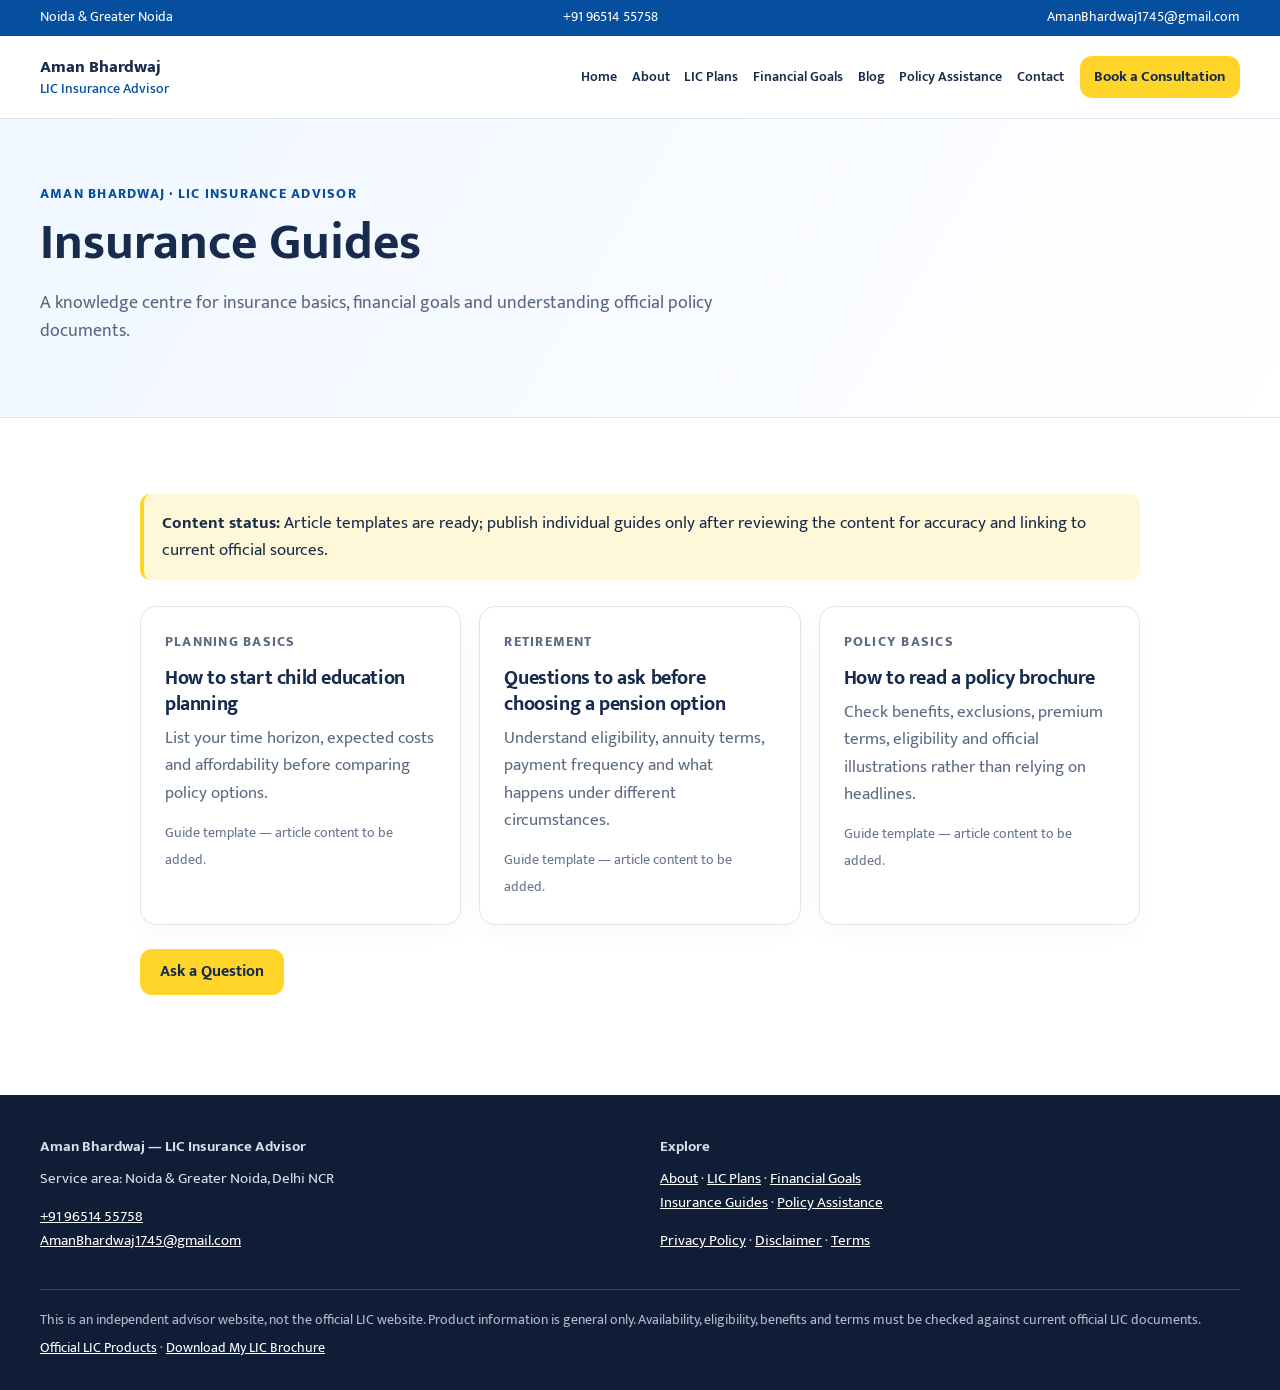
<file: blog.html>
<!doctype html><html lang="en"><head><meta charset="utf-8"><meta name="viewport" content="width=device-width,initial-scale=1"><meta name="description" content="A knowledge centre for insurance basics, financial goals and understanding official policy documents."><title>Insurance Guides | Aman Bhardwaj</title><link rel="preconnect" href="https://fonts.googleapis.com"><link href="https://fonts.googleapis.com/css2?family=Mukta:wght@400;500;600;700;800&display=swap" rel="stylesheet"><link rel="stylesheet" href="style.css"></head><body data-page="blog"><div class="topbar"><div class="wrap topinner"><span>Noida &amp; Greater Noida</span><span><a href="tel:+919651455758">+91 96514 55758</a></span><span><a href="mailto:AmanBhardwaj1745@gmail.com">AmanBhardwaj1745@gmail.com</a></span></div></div><header><div class="wrap nav"><a class="brand" href="index.html">Aman Bhardwaj <span>LIC Insurance Advisor</span></a><nav aria-label="Main navigation"><a href="index.html">Home</a><a href="about.html">About</a><a href="plans.html">LIC Plans</a><a href="financial-goals.html">Financial Goals</a><a href="blog.html">Blog</a><a href="policy-assistance.html">Policy Assistance</a><a href="contact.html">Contact</a></nav><a class="btn y navcta" href="#" data-consult>Book a Consultation</a><button class="menu-toggle" type="button" aria-label="Open navigation" aria-expanded="false">☰</button></div></header><main><section class="page-hero"><div class="wrap"><p class="eyebrow">AMAN BHARDWAJ · LIC INSURANCE ADVISOR</p><h1>Insurance Guides</h1><p>A knowledge centre for insurance basics, financial goals and understanding official policy documents.</p></div></section><section class="section"><div class="wrap page-content"><div class="notice"><strong>Content status:</strong> Article templates are ready; publish individual guides only after reviewing the content for accuracy and linking to current official sources.</div><div class="grid"><article class="card"><p class="eyebrow">PLANNING BASICS</p><h2>How to start child education planning</h2><p>List your time horizon, expected costs and affordability before comparing policy options.</p><span class="note">Guide template — article content to be added.</span></article><article class="card"><p class="eyebrow">RETIREMENT</p><h2>Questions to ask before choosing a pension option</h2><p>Understand eligibility, annuity terms, payment frequency and what happens under different circumstances.</p><span class="note">Guide template — article content to be added.</span></article><article class="card"><p class="eyebrow">POLICY BASICS</p><h2>How to read a policy brochure</h2><p>Check benefits, exclusions, premium terms, eligibility and official illustrations rather than relying on headlines.</p><span class="note">Guide template — article content to be added.</span></article></div><p class="cta"><a class="btn y" href="#" data-consult>Ask a Question</a></p></div></section></main><footer><div class="wrap footergrid"><div><strong>Aman Bhardwaj — LIC Insurance Advisor</strong><p>Service area: Noida &amp; Greater Noida, Delhi NCR</p><p><a href="tel:+919651455758">+91 96514 55758</a><br><a href="mailto:AmanBhardwaj1745@gmail.com">AmanBhardwaj1745@gmail.com</a></p></div><div><strong>Explore</strong><p><a href="about.html">About</a> · <a href="plans.html">LIC Plans</a> · <a href="financial-goals.html">Financial Goals</a><br><a href="blog.html">Insurance Guides</a> · <a href="policy-assistance.html">Policy Assistance</a></p><p><a href="legal.html#privacy">Privacy Policy</a> · <a href="legal.html#disclaimer">Disclaimer</a> · <a href="legal.html#terms">Terms</a></p></div></div><div class="wrap fineprint"><p>This is an independent advisor website, not the official LIC website. Product information is general only. Availability, eligibility, benefits and terms must be checked against current official LIC documents.</p><p><a href="https://www.licindia.in/en/web/guest/products" target="_blank" rel="noopener">Official LIC Products</a> · <a href="#" data-brochure>Download My LIC Brochure</a></p></div></footer><script src="script.js"></script></body></html>
</file>
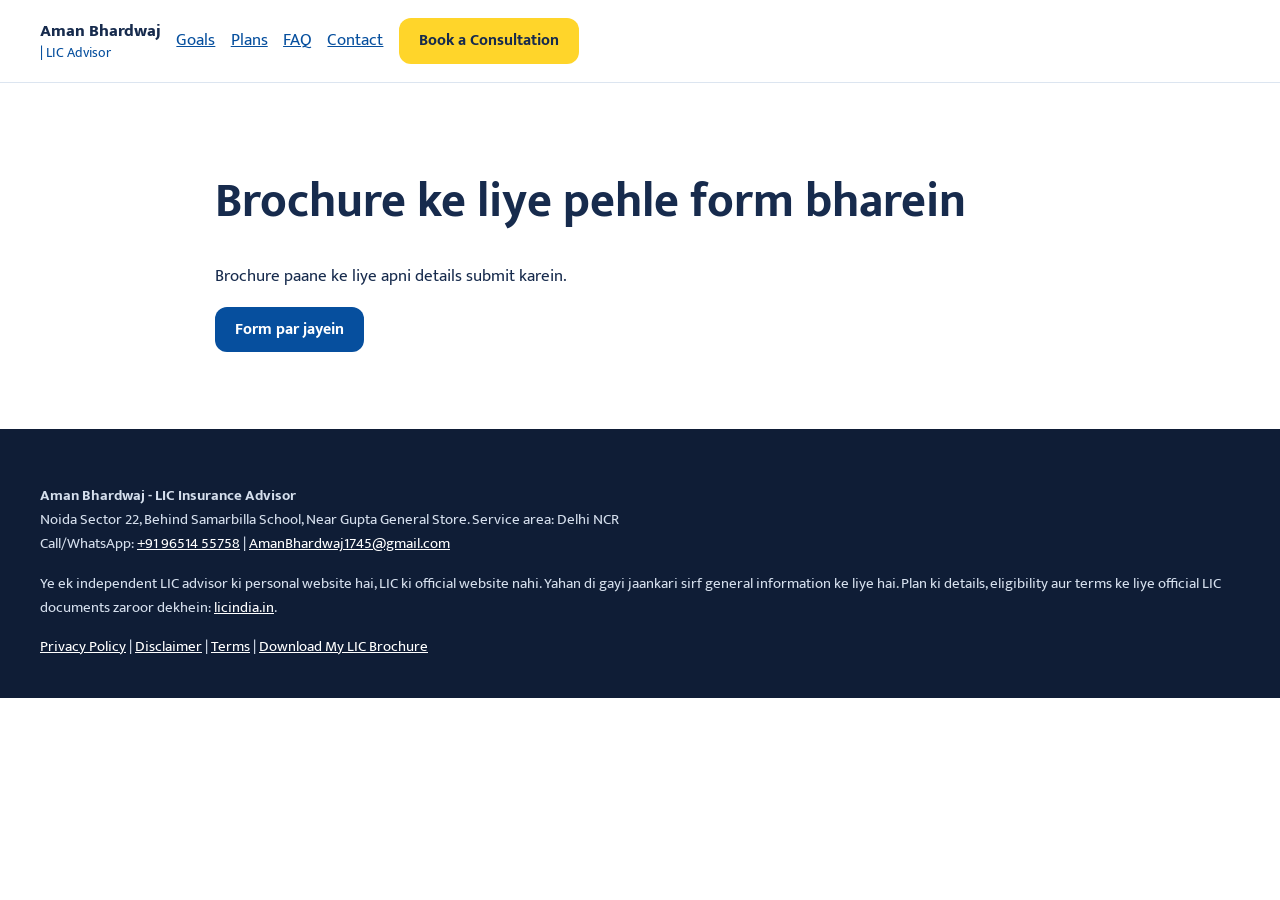
<file: brochure-download.html>
<!doctype html><html lang="en"><head><meta charset="utf-8"><meta name="viewport" content="width=device-width,initial-scale=1"><link rel="preconnect" href="https://fonts.googleapis.com"><link href="https://fonts.googleapis.com/css2?family=Mukta:wght@400;700&display=swap" rel="stylesheet"><link rel="stylesheet" href="style.css"><title>Your brochure | Aman Bhardwaj LIC Advisor</title><meta name="robots" content="noindex"></head><body data-page="brochure"><header><div class="wrap nav"><a class="brand" href="index.html">Aman Bhardwaj <span style="font-weight:400">| LIC Advisor</span></a><a class="l" href="index.html#goals">Goals</a><a class="l" href="index.html#plans-s">Plans</a><a class="l" href="index.html#faq">FAQ</a><a class="l" href="index.html#contact">Contact</a><a class="btn y" href="#" data-consult>Book a Consultation</a></div></header><main class="wrap page"><div id="bd" hidden><div class="ok"><h1>Thank you! Aapka brochure ready hai.</h1><p><strong>Aman Bhardwaj - LIC Brochure</strong></p><p class="cta" style="margin:0"><a class="btn dl" href="#" download>Download Brochure PDF</a><a class="btn y dl" href="#" target="_blank" rel="noopener">Browser mein kholein</a></p></div><p class="note">Brochure sirf general jaankari ke liye hai. Plan details ke liye official LIC documents dekhein.</p><p><a href="index.html">Homepage par wapas</a></p></div><div id="nb"><h1>Brochure ke liye pehle form bharein</h1><p>Brochure paane ke liye apni details submit karein.</p><p><a class="btn" href="index.html#brochure">Form par jayein</a></p></div></main><footer><div class="wrap"><p><strong>Aman Bhardwaj - LIC Insurance Advisor</strong><br>Noida Sector 22, Behind Samarbilla School, Near Gupta General Store. Service area: Delhi NCR<br>Call/WhatsApp: <a href="tel:+919651455758">+91 96514 55758</a> | <a href="mailto:AmanBhardwaj1745@gmail.com">AmanBhardwaj1745@gmail.com</a></p><p>Ye ek independent LIC advisor ki personal website hai, LIC ki official website nahi. Yahan di gayi jaankari sirf general information ke liye hai. Plan ki details, eligibility aur terms ke liye official LIC documents zaroor dekhein: <a href="https://www.licindia.in/en/web/guest/products" target="_blank" rel="noopener">licindia.in</a>.</p><p><a href="legal.html#privacy">Privacy Policy</a> | <a href="legal.html#disclaimer">Disclaimer</a> | <a href="legal.html#terms">Terms</a> | <a href="#" data-brochure>Download My LIC Brochure</a></p></div></footer><script src="script.js"></script></body></html>
</file>
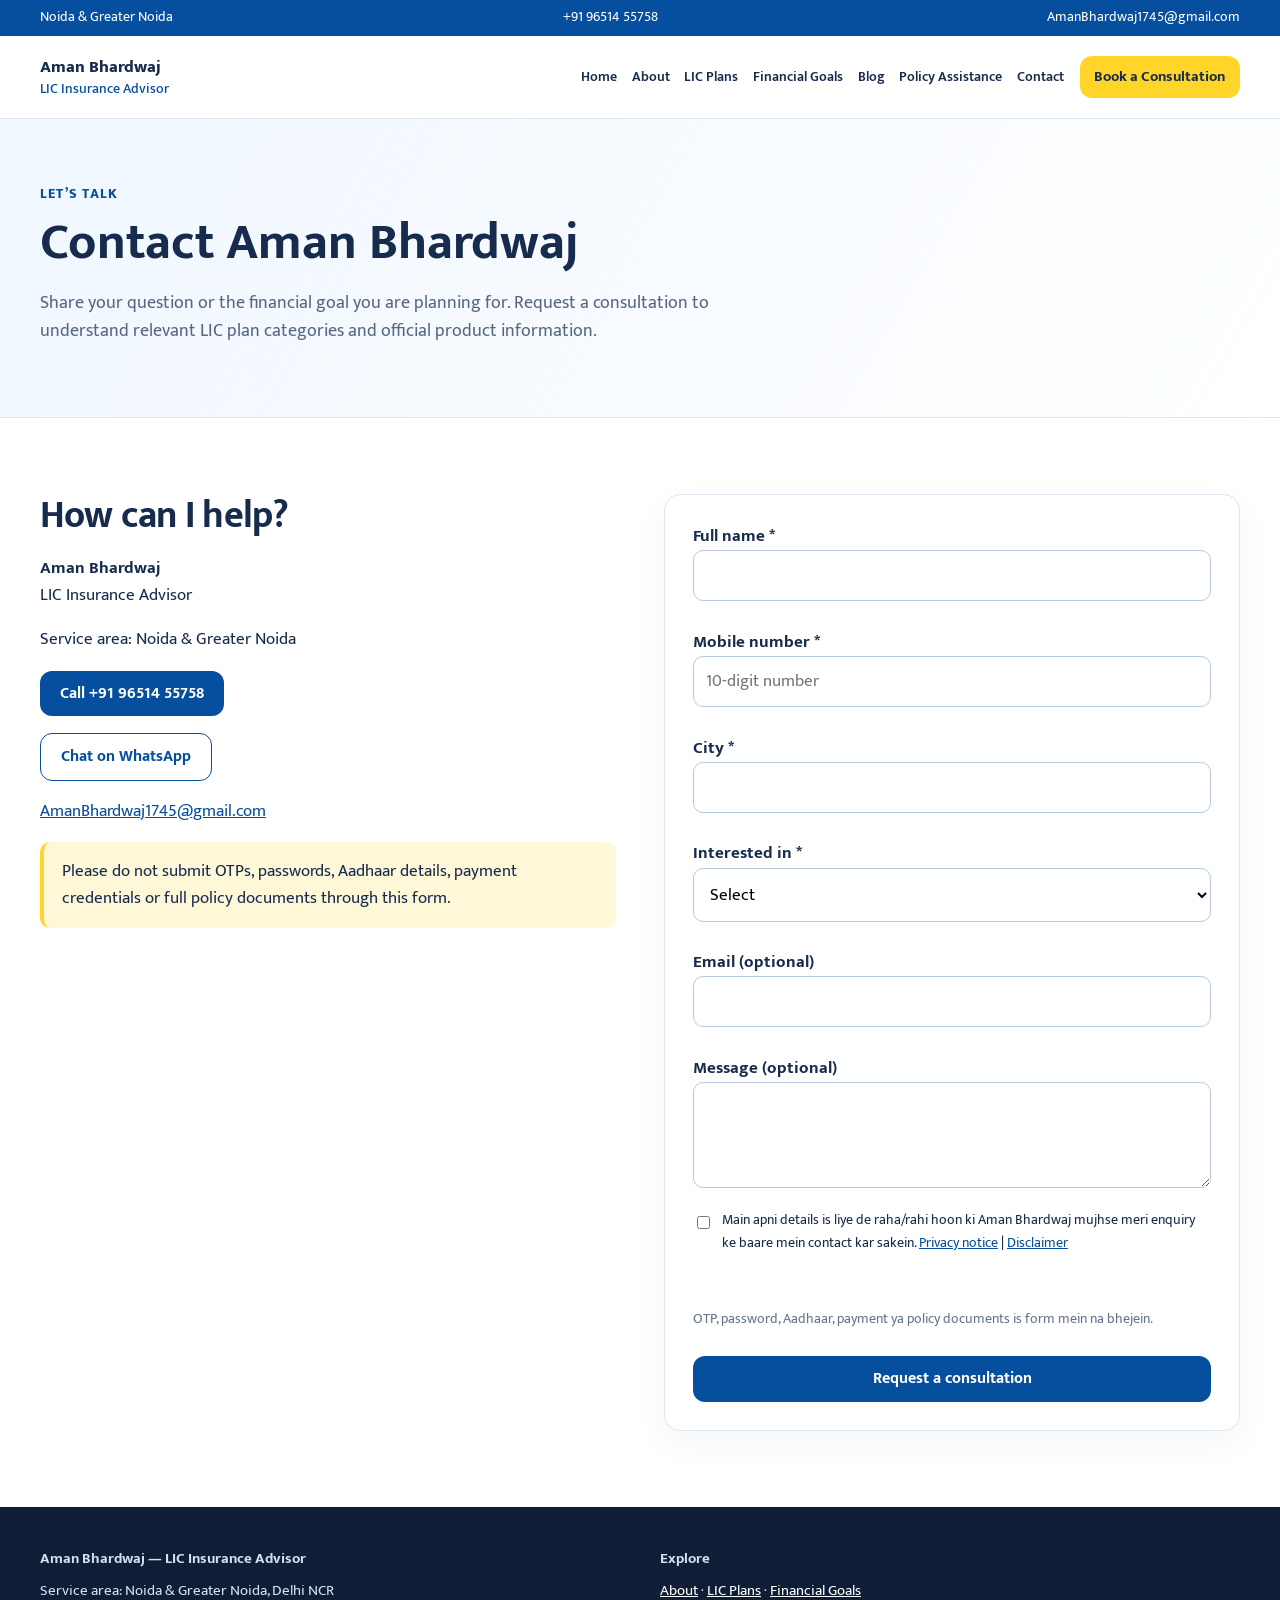
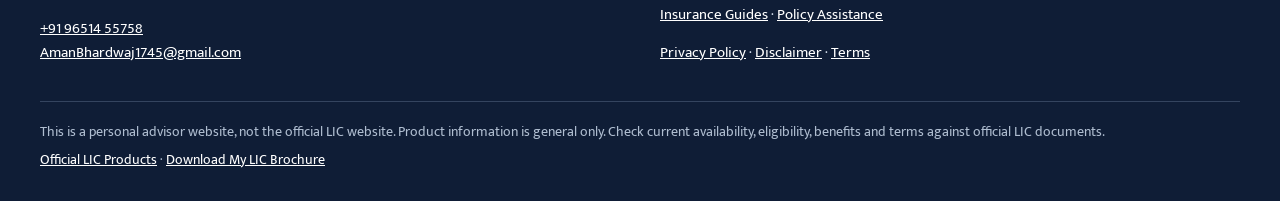
<file: contact.html>
<!doctype html>
<html lang="en"><head><meta charset="utf-8"><meta name="viewport" content="width=device-width,initial-scale=1"><meta name="description" content="Contact Aman Bhardwaj, LIC Insurance Advisor serving Noida and Greater Noida, to ask about insurance plan categories and request a consultation."><title>Contact Aman | LIC Insurance Advisor</title><link rel="preconnect" href="https://fonts.googleapis.com"><link href="https://fonts.googleapis.com/css2?family=Mukta:wght@400;500;600;700;800&display=swap" rel="stylesheet"><link rel="stylesheet" href="style.css"></head>
<body data-page="contact"><div class="topbar"><div class="wrap topinner"><span>Noida &amp; Greater Noida</span><span><a href="tel:+919651455758">+91 96514 55758</a></span><span><a href="mailto:AmanBhardwaj1745@gmail.com">AmanBhardwaj1745@gmail.com</a></span></div></div>
<header><div class="wrap nav"><a class="brand" href="index.html">Aman Bhardwaj <span>LIC Insurance Advisor</span></a><nav aria-label="Main navigation"><a href="index.html">Home</a><a href="about.html">About</a><a href="plans.html">LIC Plans</a><a href="financial-goals.html">Financial Goals</a><a href="blog.html">Blog</a><a href="policy-assistance.html">Policy Assistance</a><a href="contact.html" aria-current="page">Contact</a></nav><a class="btn y navcta" href="#contactForm">Book a Consultation</a><button class="menu-toggle" type="button" aria-label="Open navigation" aria-expanded="false">☰</button></div></header>
<main><section class="page-hero"><div class="wrap"><p class="eyebrow">LET’S TALK</p><h1>Contact Aman Bhardwaj</h1><p>Share your question or the financial goal you are planning for. Request a consultation to understand relevant LIC plan categories and official product information.</p></div></section>
<section class="section"><div class="wrap two contact-grid"><div><h2>How can I help?</h2><p><strong>Aman Bhardwaj</strong><br>LIC Insurance Advisor</p><p>Service area: Noida &amp; Greater Noida</p><p><a class="btn" href="tel:+919651455758">Call +91 96514 55758</a></p><p><a class="btn outline wa" href="#">Chat on WhatsApp</a></p><p><a href="mailto:AmanBhardwaj1745@gmail.com">AmanBhardwaj1745@gmail.com</a></p><div class="notice">Please do not submit OTPs, passwords, Aadhaar details, payment credentials or full policy documents through this form.</div></div><div class="form-panel" id="contactForm"><h2>Request a Consultation</h2><p>Complete the form and share how you would like to be contacted.</p></div></div></section></main>
<footer><div class="wrap footergrid"><div><strong>Aman Bhardwaj — LIC Insurance Advisor</strong><p>Service area: Noida &amp; Greater Noida, Delhi NCR</p><p><a href="tel:+919651455758">+91 96514 55758</a><br><a href="mailto:AmanBhardwaj1745@gmail.com">AmanBhardwaj1745@gmail.com</a></p></div><div><strong>Explore</strong><p><a href="about.html">About</a> · <a href="plans.html">LIC Plans</a> · <a href="financial-goals.html">Financial Goals</a><br><a href="blog.html">Insurance Guides</a> · <a href="policy-assistance.html">Policy Assistance</a></p><p><a href="legal.html#privacy">Privacy Policy</a> · <a href="legal.html#disclaimer">Disclaimer</a> · <a href="legal.html#terms">Terms</a></p></div></div><div class="wrap fineprint"><p>This is a personal advisor website, not the official LIC website. Product information is general only. Check current availability, eligibility, benefits and terms against official LIC documents.</p><p><a href="https://www.licindia.in/en/web/guest/products" target="_blank" rel="noopener">Official LIC Products</a> · <a href="index.html#brochure" data-brochure>Download My LIC Brochure</a></p></div></footer><script src="script.js"></script></body></html>
</file>
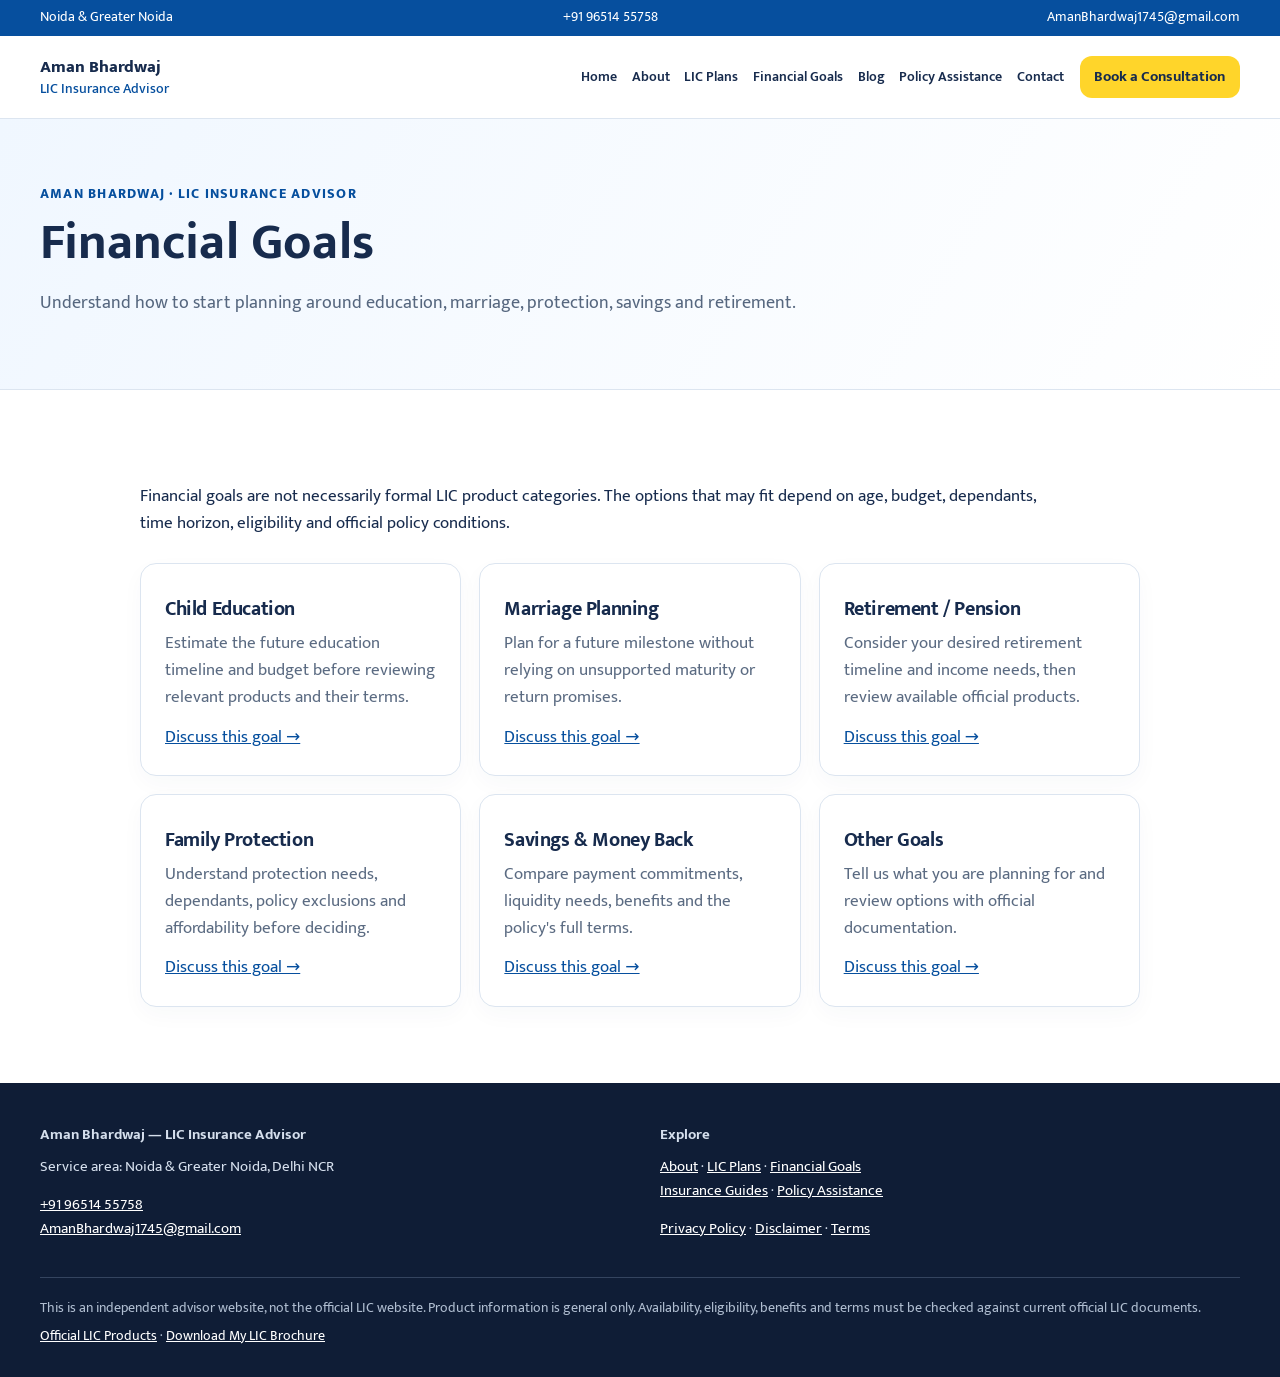
<file: financial-goals.html>
<!doctype html><html lang="en"><head><meta charset="utf-8"><meta name="viewport" content="width=device-width,initial-scale=1"><meta name="description" content="Understand how to start planning around education, marriage, protection, savings and retirement."><title>Financial Goals | Aman Bhardwaj</title><link rel="preconnect" href="https://fonts.googleapis.com"><link href="https://fonts.googleapis.com/css2?family=Mukta:wght@400;500;600;700;800&display=swap" rel="stylesheet"><link rel="stylesheet" href="style.css"></head><body data-page="goals"><div class="topbar"><div class="wrap topinner"><span>Noida &amp; Greater Noida</span><span><a href="tel:+919651455758">+91 96514 55758</a></span><span><a href="mailto:AmanBhardwaj1745@gmail.com">AmanBhardwaj1745@gmail.com</a></span></div></div><header><div class="wrap nav"><a class="brand" href="index.html">Aman Bhardwaj <span>LIC Insurance Advisor</span></a><nav aria-label="Main navigation"><a href="index.html">Home</a><a href="about.html">About</a><a href="plans.html">LIC Plans</a><a href="financial-goals.html">Financial Goals</a><a href="blog.html">Blog</a><a href="policy-assistance.html">Policy Assistance</a><a href="contact.html">Contact</a></nav><a class="btn y navcta" href="#" data-consult>Book a Consultation</a><button class="menu-toggle" type="button" aria-label="Open navigation" aria-expanded="false">☰</button></div></header><main><section class="page-hero"><div class="wrap"><p class="eyebrow">AMAN BHARDWAJ · LIC INSURANCE ADVISOR</p><h1>Financial Goals</h1><p>Understand how to start planning around education, marriage, protection, savings and retirement.</p></div></section><section class="section"><div class="wrap page-content"><p>Financial goals are not necessarily formal LIC product categories. The options that may fit depend on age, budget, dependants, time horizon, eligibility and official policy conditions.</p><div class="grid"><article class="card" id="child"><h2>Child Education</h2><p>Estimate the future education timeline and budget before reviewing relevant products and their terms.</p><a href="#" data-consult>Discuss this goal →</a></article><article class="card" id="marriage"><h2>Marriage Planning</h2><p>Plan for a future milestone without relying on unsupported maturity or return promises.</p><a href="#" data-consult>Discuss this goal →</a></article><article class="card" id="retirement"><h2>Retirement / Pension</h2><p>Consider your desired retirement timeline and income needs, then review available official products.</p><a href="#" data-consult>Discuss this goal →</a></article><article class="card" id="protection"><h2>Family Protection</h2><p>Understand protection needs, dependants, policy exclusions and affordability before deciding.</p><a href="#" data-consult>Discuss this goal →</a></article><article class="card"><h2>Savings &amp; Money Back</h2><p>Compare payment commitments, liquidity needs, benefits and the policy's full terms.</p><a href="#" data-consult>Discuss this goal →</a></article><article class="card"><h2>Other Goals</h2><p>Tell us what you are planning for and review options with official documentation.</p><a href="#" data-consult>Discuss this goal →</a></article></div></div></section></main><footer><div class="wrap footergrid"><div><strong>Aman Bhardwaj — LIC Insurance Advisor</strong><p>Service area: Noida &amp; Greater Noida, Delhi NCR</p><p><a href="tel:+919651455758">+91 96514 55758</a><br><a href="mailto:AmanBhardwaj1745@gmail.com">AmanBhardwaj1745@gmail.com</a></p></div><div><strong>Explore</strong><p><a href="about.html">About</a> · <a href="plans.html">LIC Plans</a> · <a href="financial-goals.html">Financial Goals</a><br><a href="blog.html">Insurance Guides</a> · <a href="policy-assistance.html">Policy Assistance</a></p><p><a href="legal.html#privacy">Privacy Policy</a> · <a href="legal.html#disclaimer">Disclaimer</a> · <a href="legal.html#terms">Terms</a></p></div></div><div class="wrap fineprint"><p>This is an independent advisor website, not the official LIC website. Product information is general only. Availability, eligibility, benefits and terms must be checked against current official LIC documents.</p><p><a href="https://www.licindia.in/en/web/guest/products" target="_blank" rel="noopener">Official LIC Products</a> · <a href="#" data-brochure>Download My LIC Brochure</a></p></div></footer><script src="script.js"></script></body></html>
</file>
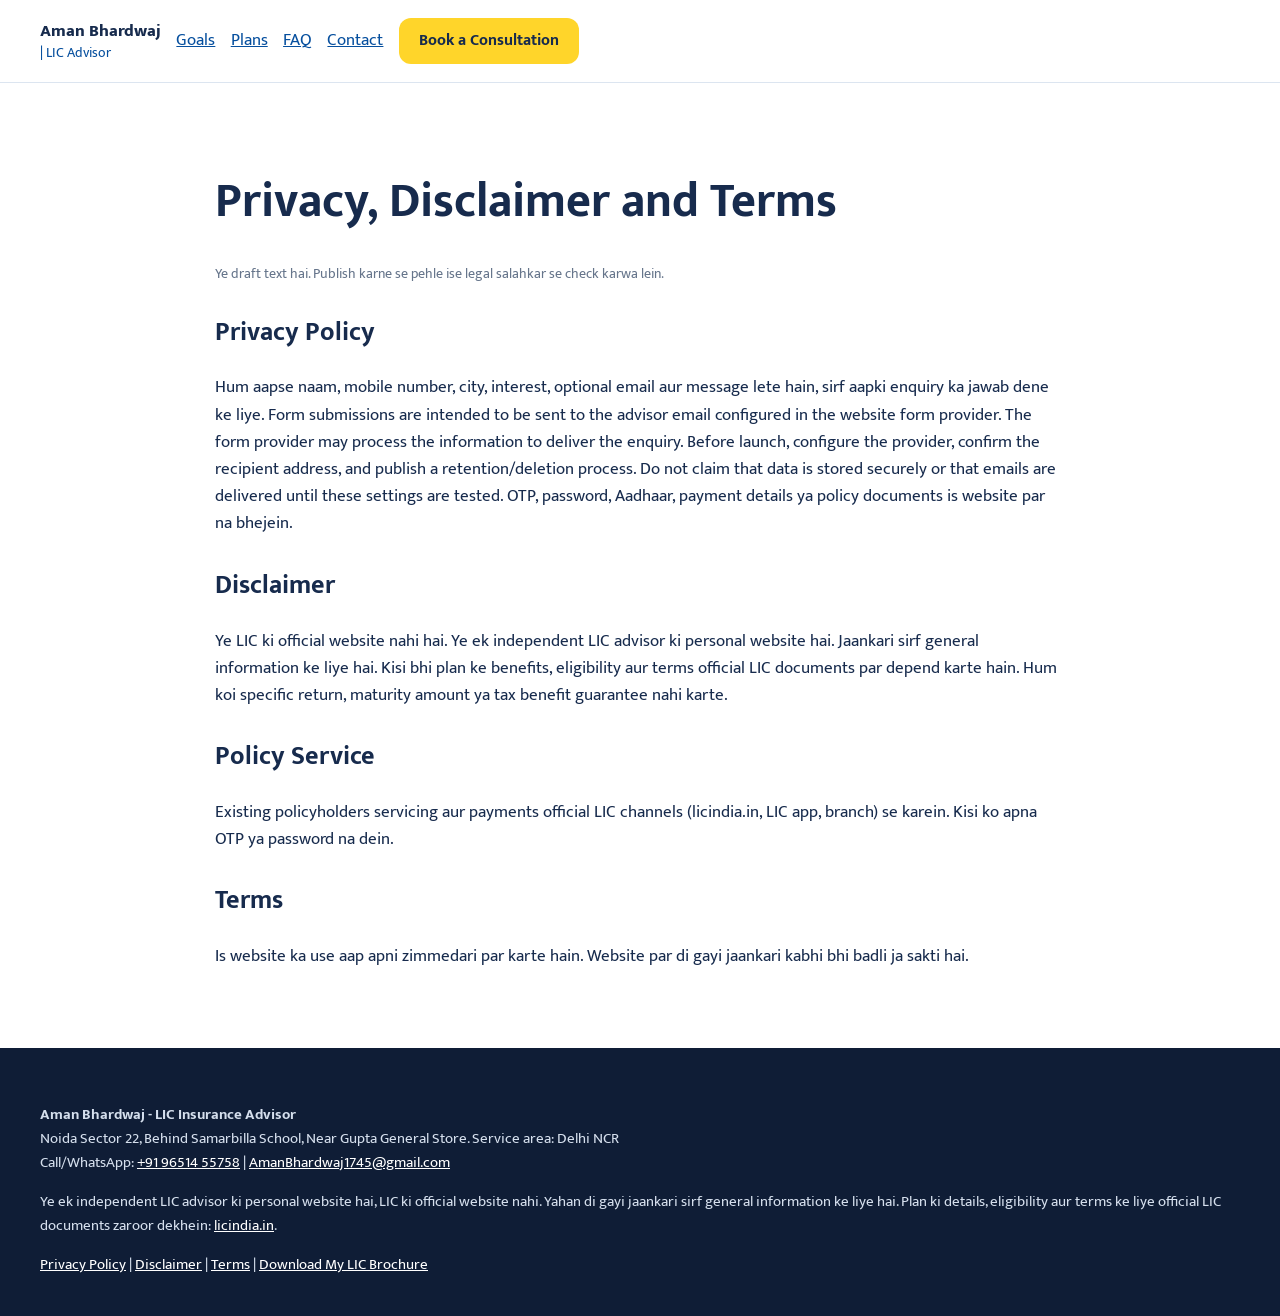
<file: legal.html>
<!doctype html><html lang="en"><head><meta charset="utf-8"><meta name="viewport" content="width=device-width,initial-scale=1"><link rel="preconnect" href="https://fonts.googleapis.com"><link href="https://fonts.googleapis.com/css2?family=Mukta:wght@400;700&display=swap" rel="stylesheet"><link rel="stylesheet" href="style.css"><title>Privacy, Disclaimer and Terms | Aman Bhardwaj LIC Advisor</title></head><body data-page="legal"><header><div class="wrap nav"><a class="brand" href="index.html">Aman Bhardwaj <span style="font-weight:400">| LIC Advisor</span></a><a class="l" href="index.html#goals">Goals</a><a class="l" href="index.html#plans-s">Plans</a><a class="l" href="index.html#faq">FAQ</a><a class="l" href="index.html#contact">Contact</a><a class="btn y" href="#" data-consult>Book a Consultation</a></div></header><main class="wrap page">
<h1>Privacy, Disclaimer and Terms</h1><p class="note">Ye draft text hai. Publish karne se pehle ise legal salahkar se check karwa lein.</p>
<h2 id="privacy">Privacy Policy</h2><p>Hum aapse naam, mobile number, city, interest, optional email aur message lete hain, sirf aapki enquiry ka jawab dene ke liye. Form submissions are intended to be sent to the advisor email configured in the website form provider. The form provider may process the information to deliver the enquiry. Before launch, configure the provider, confirm the recipient address, and publish a retention/deletion process. Do not claim that data is stored securely or that emails are delivered until these settings are tested. OTP, password, Aadhaar, payment details ya policy documents is website par na bhejein.</p>
<h2 id="disclaimer">Disclaimer</h2><p>Ye LIC ki official website nahi hai. Ye ek independent LIC advisor ki personal website hai. Jaankari sirf general information ke liye hai. Kisi bhi plan ke benefits, eligibility aur terms official LIC documents par depend karte hain. Hum koi specific return, maturity amount ya tax benefit guarantee nahi karte.</p>
<h2 id="service">Policy Service</h2><p>Existing policyholders servicing aur payments official LIC channels (licindia.in, LIC app, branch) se karein. Kisi ko apna OTP ya password na dein.</p>
<h2 id="terms">Terms</h2><p>Is website ka use aap apni zimmedari par karte hain. Website par di gayi jaankari kabhi bhi badli ja sakti hai.</p></main><footer><div class="wrap"><p><strong>Aman Bhardwaj - LIC Insurance Advisor</strong><br>Noida Sector 22, Behind Samarbilla School, Near Gupta General Store. Service area: Delhi NCR<br>Call/WhatsApp: <a href="tel:+919651455758">+91 96514 55758</a> | <a href="mailto:AmanBhardwaj1745@gmail.com">AmanBhardwaj1745@gmail.com</a></p><p>Ye ek independent LIC advisor ki personal website hai, LIC ki official website nahi. Yahan di gayi jaankari sirf general information ke liye hai. Plan ki details, eligibility aur terms ke liye official LIC documents zaroor dekhein: <a href="https://www.licindia.in/en/web/guest/products" target="_blank" rel="noopener">licindia.in</a>.</p><p><a href="legal.html#privacy">Privacy Policy</a> | <a href="legal.html#disclaimer">Disclaimer</a> | <a href="legal.html#terms">Terms</a> | <a href="#" data-brochure>Download My LIC Brochure</a></p></div></footer><script src="script.js"></script></body></html>
</file>
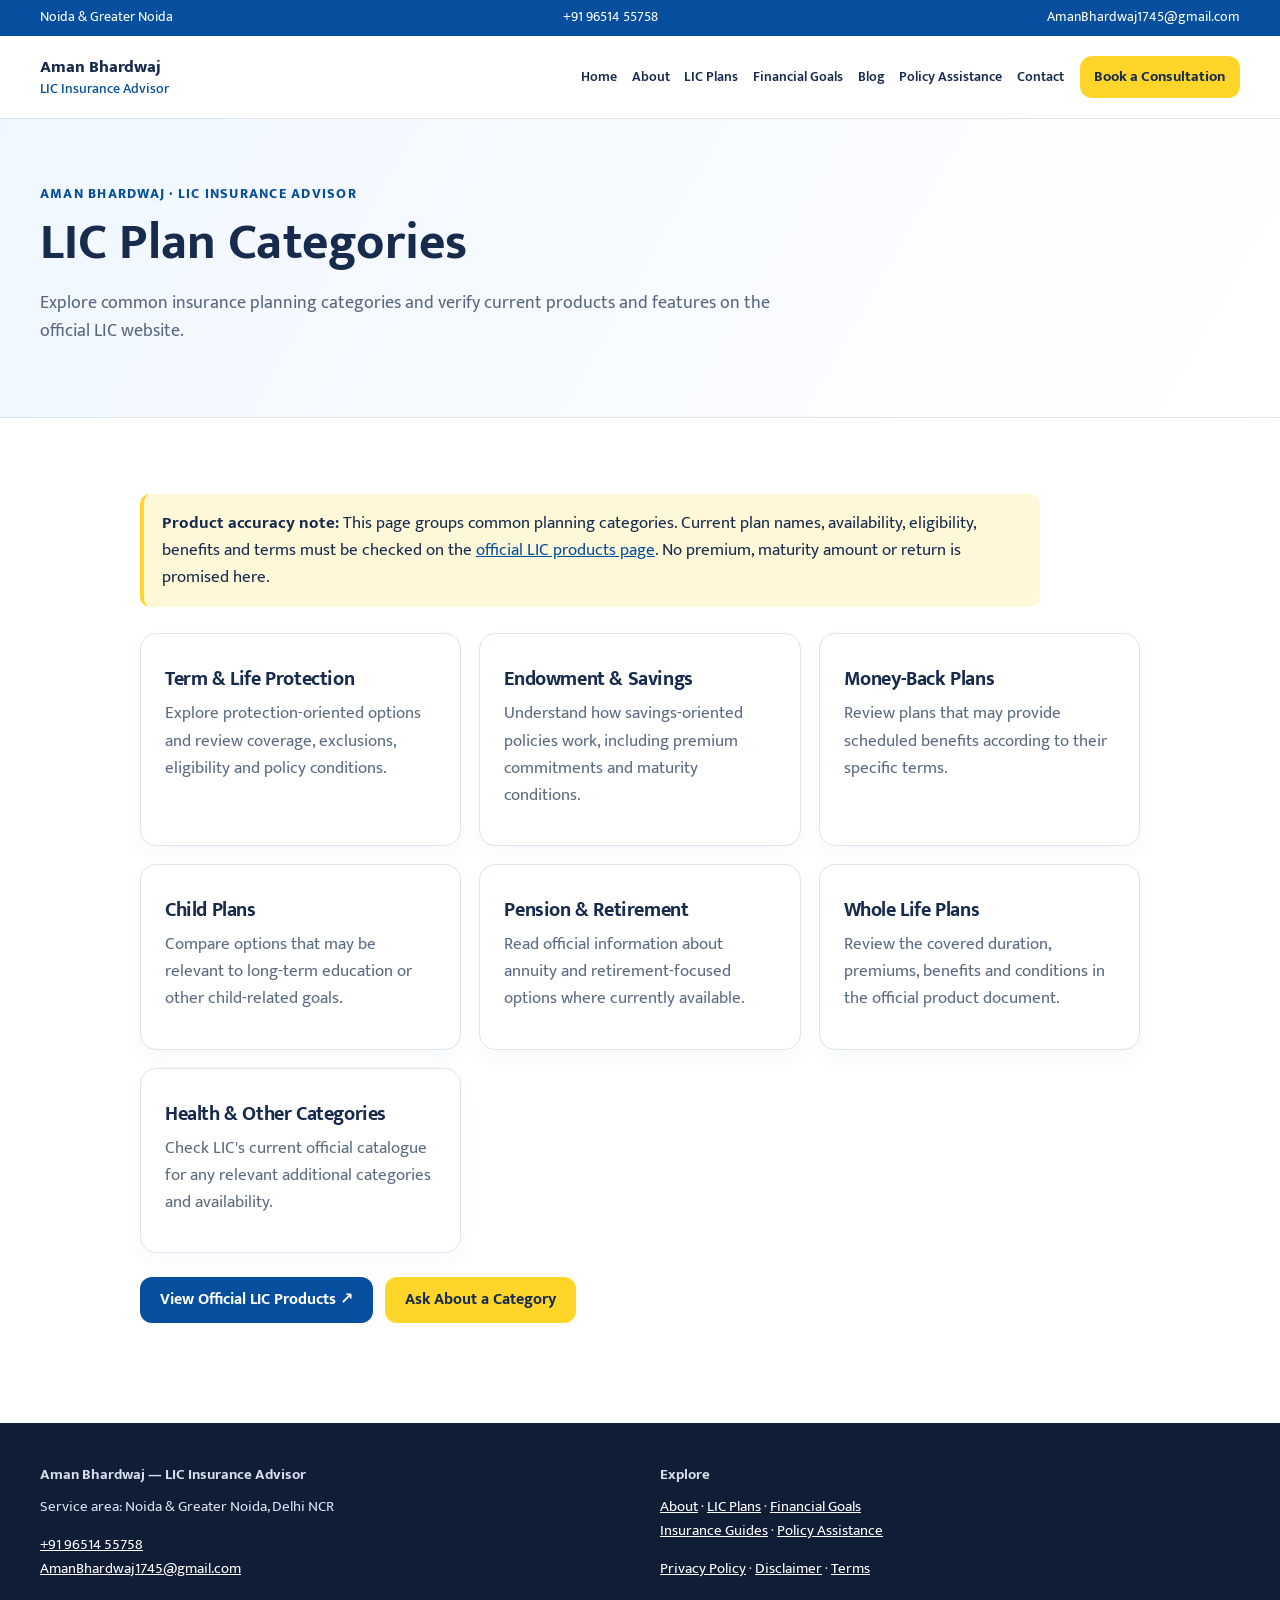
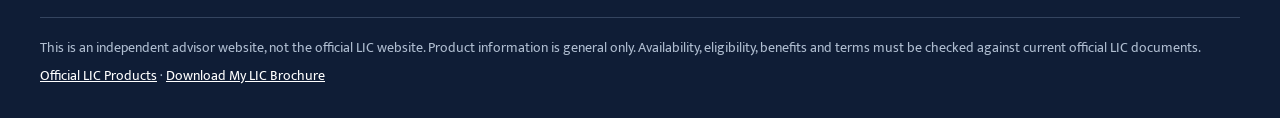
<file: plans.html>
<!doctype html><html lang="en"><head><meta charset="utf-8"><meta name="viewport" content="width=device-width,initial-scale=1"><meta name="description" content="Explore common insurance planning categories and verify current products and features on the official LIC website."><title>LIC Plan Categories | Aman Bhardwaj</title><link rel="preconnect" href="https://fonts.googleapis.com"><link href="https://fonts.googleapis.com/css2?family=Mukta:wght@400;500;600;700;800&display=swap" rel="stylesheet"><link rel="stylesheet" href="style.css"></head><body data-page="plans"><div class="topbar"><div class="wrap topinner"><span>Noida &amp; Greater Noida</span><span><a href="tel:+919651455758">+91 96514 55758</a></span><span><a href="mailto:AmanBhardwaj1745@gmail.com">AmanBhardwaj1745@gmail.com</a></span></div></div><header><div class="wrap nav"><a class="brand" href="index.html">Aman Bhardwaj <span>LIC Insurance Advisor</span></a><nav aria-label="Main navigation"><a href="index.html">Home</a><a href="about.html">About</a><a href="plans.html">LIC Plans</a><a href="financial-goals.html">Financial Goals</a><a href="blog.html">Blog</a><a href="policy-assistance.html">Policy Assistance</a><a href="contact.html">Contact</a></nav><a class="btn y navcta" href="#" data-consult>Book a Consultation</a><button class="menu-toggle" type="button" aria-label="Open navigation" aria-expanded="false">☰</button></div></header><main><section class="page-hero"><div class="wrap"><p class="eyebrow">AMAN BHARDWAJ · LIC INSURANCE ADVISOR</p><h1>LIC Plan Categories</h1><p>Explore common insurance planning categories and verify current products and features on the official LIC website.</p></div></section><section class="section"><div class="wrap page-content"><p class="notice"><strong>Product accuracy note:</strong> This page groups common planning categories. Current plan names, availability, eligibility, benefits and terms must be checked on the <a href="https://www.licindia.in/en/web/guest/products" target="_blank" rel="noopener">official LIC products page</a>. No premium, maturity amount or return is promised here.</p><div class="grid plan-grid"><article class="card" id="term"><h2>Term &amp; Life Protection</h2><p>Explore protection-oriented options and review coverage, exclusions, eligibility and policy conditions.</p></article><article class="card" id="endowment"><h2>Endowment &amp; Savings</h2><p>Understand how savings-oriented policies work, including premium commitments and maturity conditions.</p></article><article class="card" id="moneyback"><h2>Money-Back Plans</h2><p>Review plans that may provide scheduled benefits according to their specific terms.</p></article><article class="card" id="child"><h2>Child Plans</h2><p>Compare options that may be relevant to long-term education or other child-related goals.</p></article><article class="card" id="pension"><h2>Pension &amp; Retirement</h2><p>Read official information about annuity and retirement-focused options where currently available.</p></article><article class="card" id="wholelife"><h2>Whole Life Plans</h2><p>Review the covered duration, premiums, benefits and conditions in the official product document.</p></article><article class="card"><h2>Health &amp; Other Categories</h2><p>Check LIC's current official catalogue for any relevant additional categories and availability.</p></article></div><p class="cta"><a class="btn" href="https://www.licindia.in/en/web/guest/products" target="_blank" rel="noopener">View Official LIC Products ↗</a><a class="btn y" href="#" data-consult>Ask About a Category</a></p></div></section></main><footer><div class="wrap footergrid"><div><strong>Aman Bhardwaj — LIC Insurance Advisor</strong><p>Service area: Noida &amp; Greater Noida, Delhi NCR</p><p><a href="tel:+919651455758">+91 96514 55758</a><br><a href="mailto:AmanBhardwaj1745@gmail.com">AmanBhardwaj1745@gmail.com</a></p></div><div><strong>Explore</strong><p><a href="about.html">About</a> · <a href="plans.html">LIC Plans</a> · <a href="financial-goals.html">Financial Goals</a><br><a href="blog.html">Insurance Guides</a> · <a href="policy-assistance.html">Policy Assistance</a></p><p><a href="legal.html#privacy">Privacy Policy</a> · <a href="legal.html#disclaimer">Disclaimer</a> · <a href="legal.html#terms">Terms</a></p></div></div><div class="wrap fineprint"><p>This is an independent advisor website, not the official LIC website. Product information is general only. Availability, eligibility, benefits and terms must be checked against current official LIC documents.</p><p><a href="https://www.licindia.in/en/web/guest/products" target="_blank" rel="noopener">Official LIC Products</a> · <a href="#" data-brochure>Download My LIC Brochure</a></p></div></footer><script src="script.js"></script></body></html>
</file>
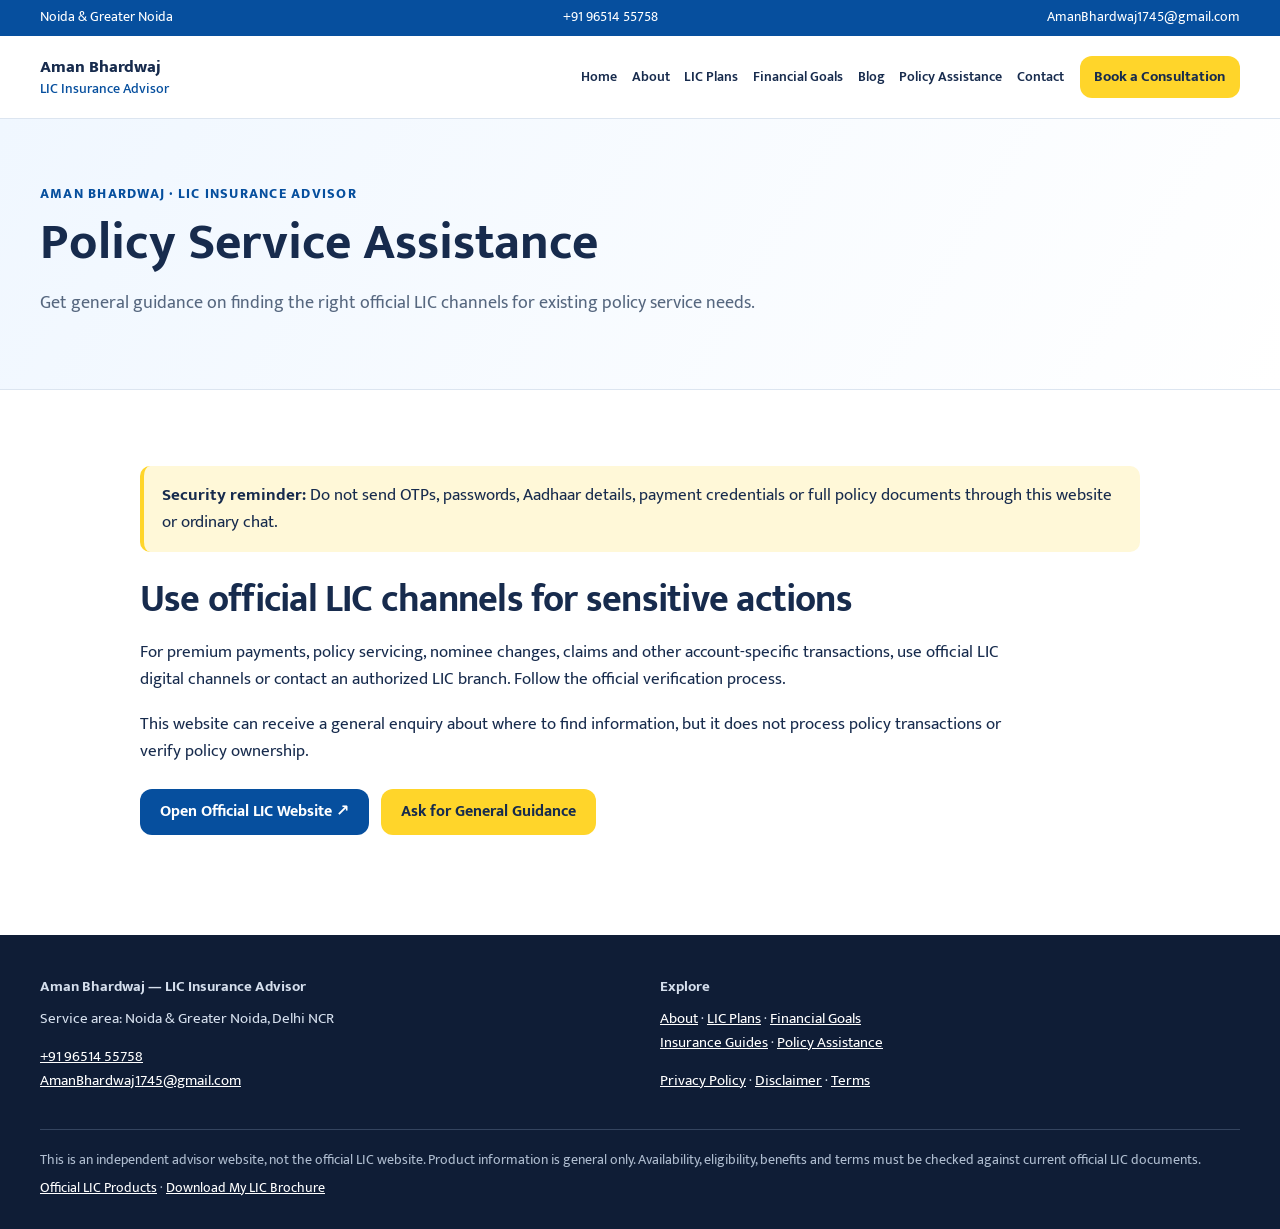
<file: policy-assistance.html>
<!doctype html><html lang="en"><head><meta charset="utf-8"><meta name="viewport" content="width=device-width,initial-scale=1"><meta name="description" content="Get general guidance on finding the right official LIC channels for existing policy service needs."><title>Policy Service Assistance | Aman Bhardwaj</title><link rel="preconnect" href="https://fonts.googleapis.com"><link href="https://fonts.googleapis.com/css2?family=Mukta:wght@400;500;600;700;800&display=swap" rel="stylesheet"><link rel="stylesheet" href="style.css"></head><body data-page="service"><div class="topbar"><div class="wrap topinner"><span>Noida &amp; Greater Noida</span><span><a href="tel:+919651455758">+91 96514 55758</a></span><span><a href="mailto:AmanBhardwaj1745@gmail.com">AmanBhardwaj1745@gmail.com</a></span></div></div><header><div class="wrap nav"><a class="brand" href="index.html">Aman Bhardwaj <span>LIC Insurance Advisor</span></a><nav aria-label="Main navigation"><a href="index.html">Home</a><a href="about.html">About</a><a href="plans.html">LIC Plans</a><a href="financial-goals.html">Financial Goals</a><a href="blog.html">Blog</a><a href="policy-assistance.html">Policy Assistance</a><a href="contact.html">Contact</a></nav><a class="btn y navcta" href="#" data-consult>Book a Consultation</a><button class="menu-toggle" type="button" aria-label="Open navigation" aria-expanded="false">☰</button></div></header><main><section class="page-hero"><div class="wrap"><p class="eyebrow">AMAN BHARDWAJ · LIC INSURANCE ADVISOR</p><h1>Policy Service Assistance</h1><p>Get general guidance on finding the right official LIC channels for existing policy service needs.</p></div></section><section class="section"><div class="wrap page-content"><div class="notice"><strong>Security reminder:</strong> Do not send OTPs, passwords, Aadhaar details, payment credentials or full policy documents through this website or ordinary chat.</div><h2>Use official LIC channels for sensitive actions</h2><p>For premium payments, policy servicing, nominee changes, claims and other account-specific transactions, use official LIC digital channels or contact an authorized LIC branch. Follow the official verification process.</p><p>This website can receive a general enquiry about where to find information, but it does not process policy transactions or verify policy ownership.</p><p class="cta"><a class="btn" href="https://www.licindia.in/en/home/" target="_blank" rel="noopener">Open Official LIC Website ↗</a><a class="btn y" href="index.html#contact">Ask for General Guidance</a></p></div></section></main><footer><div class="wrap footergrid"><div><strong>Aman Bhardwaj — LIC Insurance Advisor</strong><p>Service area: Noida &amp; Greater Noida, Delhi NCR</p><p><a href="tel:+919651455758">+91 96514 55758</a><br><a href="mailto:AmanBhardwaj1745@gmail.com">AmanBhardwaj1745@gmail.com</a></p></div><div><strong>Explore</strong><p><a href="about.html">About</a> · <a href="plans.html">LIC Plans</a> · <a href="financial-goals.html">Financial Goals</a><br><a href="blog.html">Insurance Guides</a> · <a href="policy-assistance.html">Policy Assistance</a></p><p><a href="legal.html#privacy">Privacy Policy</a> · <a href="legal.html#disclaimer">Disclaimer</a> · <a href="legal.html#terms">Terms</a></p></div></div><div class="wrap fineprint"><p>This is an independent advisor website, not the official LIC website. Product information is general only. Availability, eligibility, benefits and terms must be checked against current official LIC documents.</p><p><a href="https://www.licindia.in/en/web/guest/products" target="_blank" rel="noopener">Official LIC Products</a> · <a href="#" data-brochure>Download My LIC Brochure</a></p></div></footer><script src="script.js"></script></body></html>
</file>
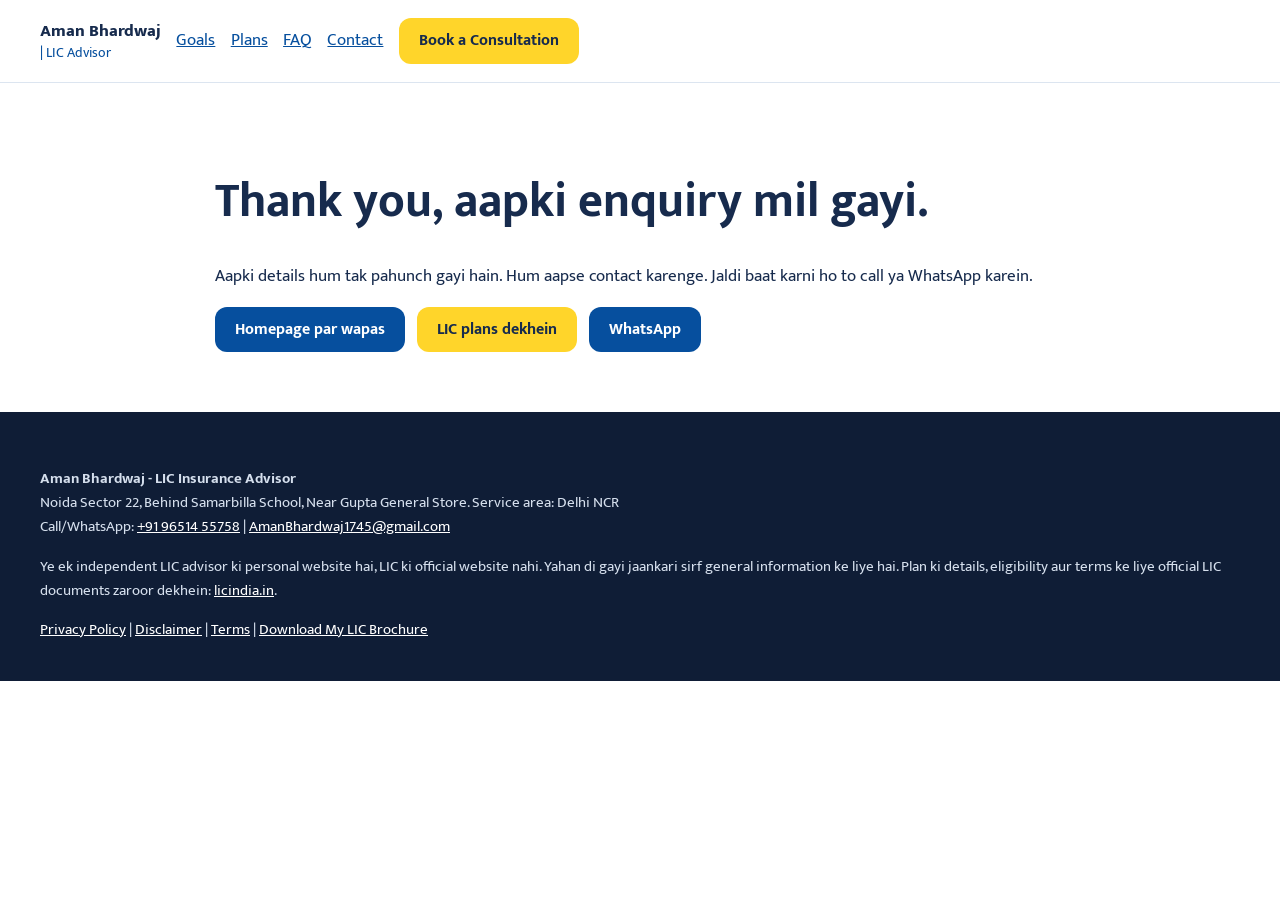
<file: thank-you.html>
<!doctype html><html lang="en"><head><meta charset="utf-8"><meta name="viewport" content="width=device-width,initial-scale=1"><link rel="preconnect" href="https://fonts.googleapis.com"><link href="https://fonts.googleapis.com/css2?family=Mukta:wght@400;700&display=swap" rel="stylesheet"><link rel="stylesheet" href="style.css"><title>Thank you | Aman Bhardwaj LIC Advisor</title><meta name="robots" content="noindex"></head><body data-page="thanks"><header><div class="wrap nav"><a class="brand" href="index.html">Aman Bhardwaj <span style="font-weight:400">| LIC Advisor</span></a><a class="l" href="index.html#goals">Goals</a><a class="l" href="index.html#plans-s">Plans</a><a class="l" href="index.html#faq">FAQ</a><a class="l" href="index.html#contact">Contact</a><a class="btn y" href="#" data-consult>Book a Consultation</a></div></header><main class="wrap page"><h1>Thank you, aapki enquiry mil gayi.</h1><p>Aapki details hum tak pahunch gayi hain. Hum aapse contact karenge. Jaldi baat karni ho to call ya WhatsApp karein.</p><p class="cta" style="margin:0"><a class="btn" href="index.html">Homepage par wapas</a><a class="btn y" href="index.html#plans-s">LIC plans dekhein</a><a class="btn wa" href="#">WhatsApp</a></p></main><footer><div class="wrap"><p><strong>Aman Bhardwaj - LIC Insurance Advisor</strong><br>Noida Sector 22, Behind Samarbilla School, Near Gupta General Store. Service area: Delhi NCR<br>Call/WhatsApp: <a href="tel:+919651455758">+91 96514 55758</a> | <a href="mailto:AmanBhardwaj1745@gmail.com">AmanBhardwaj1745@gmail.com</a></p><p>Ye ek independent LIC advisor ki personal website hai, LIC ki official website nahi. Yahan di gayi jaankari sirf general information ke liye hai. Plan ki details, eligibility aur terms ke liye official LIC documents zaroor dekhein: <a href="https://www.licindia.in/en/web/guest/products" target="_blank" rel="noopener">licindia.in</a>.</p><p><a href="legal.html#privacy">Privacy Policy</a> | <a href="legal.html#disclaimer">Disclaimer</a> | <a href="legal.html#terms">Terms</a> | <a href="#" data-brochure>Download My LIC Brochure</a></p></div></footer><script src="script.js"></script></body></html>
</file>
<file: style.css>
:root{--blue:#064F9E;--navy:#172B4D;--yel:#FFD52A;--bg:#F4F7FB;--white:#fff;--line:#dce5f0;--radius:16px}*{box-sizing:border-box}html{scroll-behavior:smooth;scroll-padding-top:110px}body{margin:0;color:var(--navy);background:#fff;font:17px/1.6 Mukta,system-ui,sans-serif}img{display:block;max-width:100%;height:auto}a{color:var(--blue)}a:focus-visible,button:focus-visible,input:focus-visible,select:focus-visible,textarea:focus-visible{outline:3px solid #287bd1;outline-offset:3px}.wrap{width:min(1200px,100% - 48px);margin-inline:auto}.topbar{background:var(--blue);color:#fff;font-size:.9rem}.topinner{display:flex;gap:28px;align-items:center;justify-content:flex-end;min-height:36px}.topinner a{color:#fff;text-decoration:none}header{position:sticky;top:0;z-index:20;background:rgba(255,255,255,.97);border-bottom:1px solid var(--line);backdrop-filter:blur(12px)}.nav{display:flex;align-items:center;gap:22px;min-height:82px}.brand{color:var(--navy);font-size:1.25rem;font-weight:800;text-decoration:none;line-height:1.1;white-space:nowrap}.brand span{display:block;font-size:.88rem;font-weight:500;color:var(--blue);margin-top:5px}.nav nav{display:flex;align-items:center;justify-content:center;gap:clamp(10px,1.4vw,22px);margin-left:auto}.nav nav a{color:var(--navy);text-decoration:none;font-weight:600;white-space:nowrap}.nav nav a:hover{color:var(--blue)}.btn{display:inline-flex;align-items:center;justify-content:center;gap:8px;padding:12px 20px;border:0;border-radius:12px;background:var(--blue);color:#fff;text-decoration:none;font:700 1rem Mukta,system-ui,sans-serif;line-height:1.35;cursor:pointer;transition:transform .15s ease,box-shadow .15s ease}.btn:hover{transform:translateY(-1px);box-shadow:0 7px 18px #064f9e24}.btn.y{background:var(--yel);color:var(--navy)}.btn.outline{background:#fff;color:var(--blue);border:1px solid var(--blue)}.navcta{white-space:nowrap}.menu-toggle{display:none;background:#fff;border:1px solid var(--line);border-radius:9px;padding:8px 12px;font-size:1.2rem;color:var(--navy)}.hero{position:relative;overflow:hidden;background:linear-gradient(115deg,#f6faff 0%,#edf5ff 58%,#e0efff 100%);min-height:500px}.hero:after{content:"";position:absolute;right:-180px;bottom:-350px;width:660px;height:660px;border:62px solid var(--yel);border-radius:50%;pointer-events:none;opacity:.95}.hero-grid{position:relative;z-index:1;display:grid;grid-template-columns:minmax(0,1.1fr) minmax(340px,.9fr);gap:48px;align-items:center;min-height:500px;padding-block:34px}.hero-copy{max-width:670px;padding-block:14px}.tag,.eyebrow{margin:0 0 10px;color:var(--blue);font-size:.86rem;font-weight:800;letter-spacing:.09em}.hero h1{max-width:720px;margin:0 0 18px;font-size:clamp(2.6rem,4.4vw,4.4rem);line-height:1.06;letter-spacing:-.035em;color:var(--navy)}.hero-sub{max-width:630px;font-size:1.22rem;line-height:1.5;margin:0 0 24px;color:#3e506c}.cta{display:flex;flex-wrap:wrap;gap:12px;margin:24px 0}.trust-row{display:flex;flex-wrap:wrap;gap:10px 22px;margin-top:28px;font-size:.95rem;color:#3d506b}.hero-visual{height:440px;align-self:end;display:flex;align-items:flex-end;justify-content:center;position:relative;min-width:0}.portrait-halo{position:absolute;right:2%;bottom:0;width:min(95%,430px);height:365px;background:linear-gradient(145deg,#ffe76a,var(--yel));border-radius:54% 46% 0 0;clip-path:ellipse(50% 50% at 50% 50%)}.hero-visual img{position:relative;z-index:1;max-height:440px;width:auto;max-width:100%;object-fit:contain;object-position:bottom;filter:drop-shadow(0 12px 20px #102c5030)}.goal-strip{background:#fff;border-bottom:1px solid var(--line)}.goal-mini{display:grid;grid-template-columns:repeat(4,minmax(0,1fr));gap:0;padding-block:20px}.goal-mini>div{padding:8px 20px;border-right:1px solid var(--line);display:grid;grid-template-columns:38px 1fr;column-gap:10px;align-items:center}.goal-mini>div:last-child{border-right:0}.goal-mini span{grid-row:span 2;font-size:1.7rem;color:var(--blue)}.goal-mini strong{line-height:1.25}.goal-mini small{color:#63728a;font-size:.88rem}.section{padding:76px 0}.alt{background:var(--bg)}.section-head{text-align:center;max-width:740px;margin:0 auto 32px}.section-head h2,.section h2{font-size:clamp(1.8rem,3vw,2.6rem);line-height:1.15;margin:0 0 12px;letter-spacing:-.02em}.section-head>p:last-child{margin:0 auto;color:#5c6b82}.grid{display:grid;grid-template-columns:repeat(3,minmax(0,1fr));gap:18px}.card{min-width:0;background:#fff;border:1px solid var(--line);border-radius:var(--radius);padding:24px;box-shadow:0 8px 22px #193e6908}.card h2,.card h3{margin:8px 0;font-size:1.25rem;line-height:1.3}.card p{margin:0 0 12px;color:#5b6b82}.plan-card{display:block;color:inherit;text-decoration:none;transition:transform .15s ease,box-shadow .15s ease}.plan-card:hover{transform:translateY(-3px);box-shadow:0 14px 30px #193e6915}.iconbox{display:grid;place-items:center;width:48px;height:48px;border-radius:14px;background:#edf5ff;color:var(--blue);font-size:1.7rem;font-weight:800}.textlink{font-weight:700;color:var(--blue)}.center{text-align:center;margin:28px 0 0}.two{display:grid;grid-template-columns:minmax(0,1fr) minmax(0,1fr);gap:48px;align-items:center}.goal-list{display:grid;gap:10px}.goal-list a{display:flex;justify-content:space-between;gap:15px;padding:16px 18px;background:#fff;border:1px solid var(--line);border-radius:12px;text-decoration:none;font-weight:700}.goal-list a span{color:var(--blue)}.brochure-band{background:linear-gradient(120deg,#eaf4ff,#f9fbff)}.brochure-row{display:flex;align-items:center;justify-content:space-between;gap:32px}.brochure-row>div{max-width:740px}.brochure-row p:not(.eyebrow){color:#586b83}.narrow{max-width:850px}details{background:#fff;border:1px solid var(--line);border-radius:12px;padding:15px 18px;margin:10px 0}summary{cursor:pointer;font-weight:700}details p{margin-bottom:0}.contact-grid{align-items:start}.form-panel{padding:28px;background:#fff;border:1px solid var(--line);border-radius:var(--radius);box-shadow:0 12px 34px #173e680c}.lead{display:grid;gap:12px}.lead label{font-weight:700;display:block}.lead input:not([type=checkbox]),.lead select,.lead textarea{width:100%;min-width:0;padding:11px 12px;border:1px solid #bac9dc;border-radius:10px;font:inherit;background:#fff}.lead .err{display:block;min-height:1.1em;color:#b00020;font-size:.88rem;font-weight:400}.lead .ck{display:flex;align-items:flex-start;gap:9px;font-weight:400;font-size:.9rem}.lead .ck input{margin-top:7px;flex:0 0 auto}.lead .hp{position:absolute;left:-9999px}.msg{padding:10px;border-radius:10px;background:#fff0ee;color:#7a1020}.msg:empty{display:none}.note{font-size:.86rem;color:#66758b}.page-hero{background:linear-gradient(120deg,#f0f7ff,#fff);padding:64px 0 54px;border-bottom:1px solid var(--line)}.page-hero h1{font-size:clamp(2.2rem,4vw,3.6rem);line-height:1.1;margin:0 0 14px}.page-hero p:last-child{max-width:760px;color:#56677f;font-size:1.1rem}.page-content{max-width:1000px}.page-content>p{max-width:900px}.page-content .grid{margin-top:26px}.notice{padding:16px 18px;border-left:4px solid var(--yel);background:#fff8d8;border-radius:10px;margin:0 0 26px}.about-photo{background:linear-gradient(145deg,#eef6ff,#fff3b4);border-radius:22px;min-height:360px;display:flex;justify-content:center;align-items:flex-end;overflow:hidden}.about-photo img{max-height:420px;width:auto}footer{background:#0f1d36;color:#d5dfed;padding:40px 0 24px;font-size:.94rem}footer a{color:#fff}.footergrid{display:grid;grid-template-columns:1fr 1fr;gap:40px}.footergrid p{margin:8px 0 14px}.fineprint{border-top:1px solid #34445f;margin-top:22px;padding-top:14px;font-size:.85rem;color:#afbdd0}.fineprint p{margin:6px 0}.page-content .cta{margin-top:24px}.ok{background:#e8f5e9;border-radius:var(--radius);padding:24px}.page{padding:60px 0;max-width:850px}.page h1{font-size:clamp(2rem,4vw,3rem);line-height:1.15}.page h2{margin-top:28px}.hidden,[hidden]{display:none!important}dialog{border:0;border-radius:18px;padding:26px;width:min(540px,calc(100vw - 28px));max-height:90vh;overflow:auto;box-shadow:0 25px 90px #091a35a6}dialog::backdrop{background:#102443b8}.x{float:right;background:none;border:0;font-size:1.8rem;line-height:1;cursor:pointer}.band{background:var(--navy);color:#fff;text-align:center}.steps{display:grid;grid-template-columns:repeat(3,minmax(0,1fr));gap:18px}@media(max-width:1050px){.nav{gap:14px}.nav nav{gap:12px}.nav nav a{font-size:.94rem}.navcta{padding:10px 12px}.hero-grid{gap:24px}.hero h1{font-size:clamp(2.4rem,4.2vw,3.5rem)}}@media(max-width:850px){.wrap{width:min(100% - 32px,720px)}.topinner{justify-content:center;gap:12px;flex-wrap:wrap;padding-block:7px}.nav{min-height:72px}.nav nav{display:none;position:absolute;top:100%;left:0;right:0;background:#fff;padding:16px 24px 22px;border-bottom:1px solid var(--line);box-shadow:0 12px 20px #173e6810;align-items:stretch;flex-direction:column}.nav nav.open{display:flex}.nav nav a{padding:8px 0}.navcta{margin-left:auto}.menu-toggle{display:block}.hero-grid{grid-template-columns:minmax(0,1fr) minmax(220px,.7fr);min-height:430px}.hero-visual{height:380px}.hero-visual img{max-height:380px}.portrait-halo{height:310px}.hero h1{font-size:clamp(2rem,5vw,3rem)}.goal-mini{grid-template-columns:repeat(2,minmax(0,1fr))}.goal-mini>div:nth-child(2){border-right:0}.goal-mini>div{border-bottom:1px solid var(--line)}.goal-mini>div:nth-child(n+3){border-bottom:0}.grid{grid-template-columns:repeat(2,minmax(0,1fr))}.section{padding:58px 0}}@media(max-width:600px){.wrap{width:calc(100% - 28px)}.topinner span:first-child{display:none}.brand{font-size:1.05rem}.brand span{font-size:.78rem}.nav{gap:8px}.navcta{display:none}.hero-grid{grid-template-columns:1fr;gap:0;padding-top:36px}.hero-copy{padding:0}.hero h1{font-size:clamp(2.2rem,10vw,3.2rem)}.hero-sub{font-size:1.05rem}.hero-visual{height:300px;grid-row:1;max-width:340px;width:100%;margin:0 auto}.hero-visual img{max-height:300px}.portrait-halo{height:260px}.trust-row{gap:8px 14px}.goal-mini{grid-template-columns:1fr 1fr;padding-block:10px}.goal-mini>div{padding:10px 4px;grid-template-columns:28px 1fr;gap:7px}.goal-mini strong{font-size:.92rem}.goal-mini small{font-size:.78rem}.grid,.two,.footergrid,.steps{grid-template-columns:1fr}.brochure-row{align-items:flex-start;flex-direction:column}.section{padding:48px 0}.page-hero{padding:44px 0}.form-panel{padding:18px}.cta .btn{width:100%}}@media(prefers-reduced-motion:reduce){html{scroll-behavior:auto}.btn,.plan-card{transition:none}}

/* Desktop alignment refinements and responsive navigation */
.topinner{justify-content:space-between;gap:18px}
.nav{gap:clamp(10px,1.2vw,20px)}
.brand{flex:0 0 auto;font-size:clamp(1.05rem,1.25vw,1.3rem)}
.nav nav{gap:clamp(9px,1.15vw,18px);min-width:0}
.nav nav a{font-size:clamp(.86rem,.95vw,1rem)}
.navcta{padding:11px clamp(10px,1.15vw,18px);font-size:.95rem}
.hero-grid{grid-template-columns:minmax(0,1.12fr) minmax(300px,.88fr);gap:clamp(20px,3vw,46px)}
.hero-copy{min-width:0}
.hero h1{font-size:clamp(2.5rem,3.75vw,4.15rem);overflow-wrap:normal}
.hero-visual{min-width:0}
.hero-visual img{max-width:100%;max-height:440px}
.plan-card{overflow-wrap:anywhere}
@media(max-width:1180px){
  .nav{min-height:76px}
  .nav nav{display:none;position:absolute;top:100%;left:0;right:0;background:#fff;padding:16px 24px 22px;border-bottom:1px solid var(--line);box-shadow:0 12px 20px #173e6810;align-items:stretch;flex-direction:column;margin:0}
  .nav nav.open{display:flex}
  .nav nav a{padding:8px 0;font-size:1rem}
  .menu-toggle{display:block}
  .navcta{margin-left:auto}
}
@media(min-width:1181px){.menu-toggle{display:none}}
@media(min-width:851px) and (max-width:1180px){
  .hero-grid{grid-template-columns:minmax(0,1.1fr) minmax(280px,.9fr);gap:24px}
  .hero h1{font-size:clamp(2.4rem,4vw,3.5rem)}
}
@media(max-width:850px){.topinner{justify-content:center}.nav{gap:12px}.hero-grid{align-items:center}}
</file>
